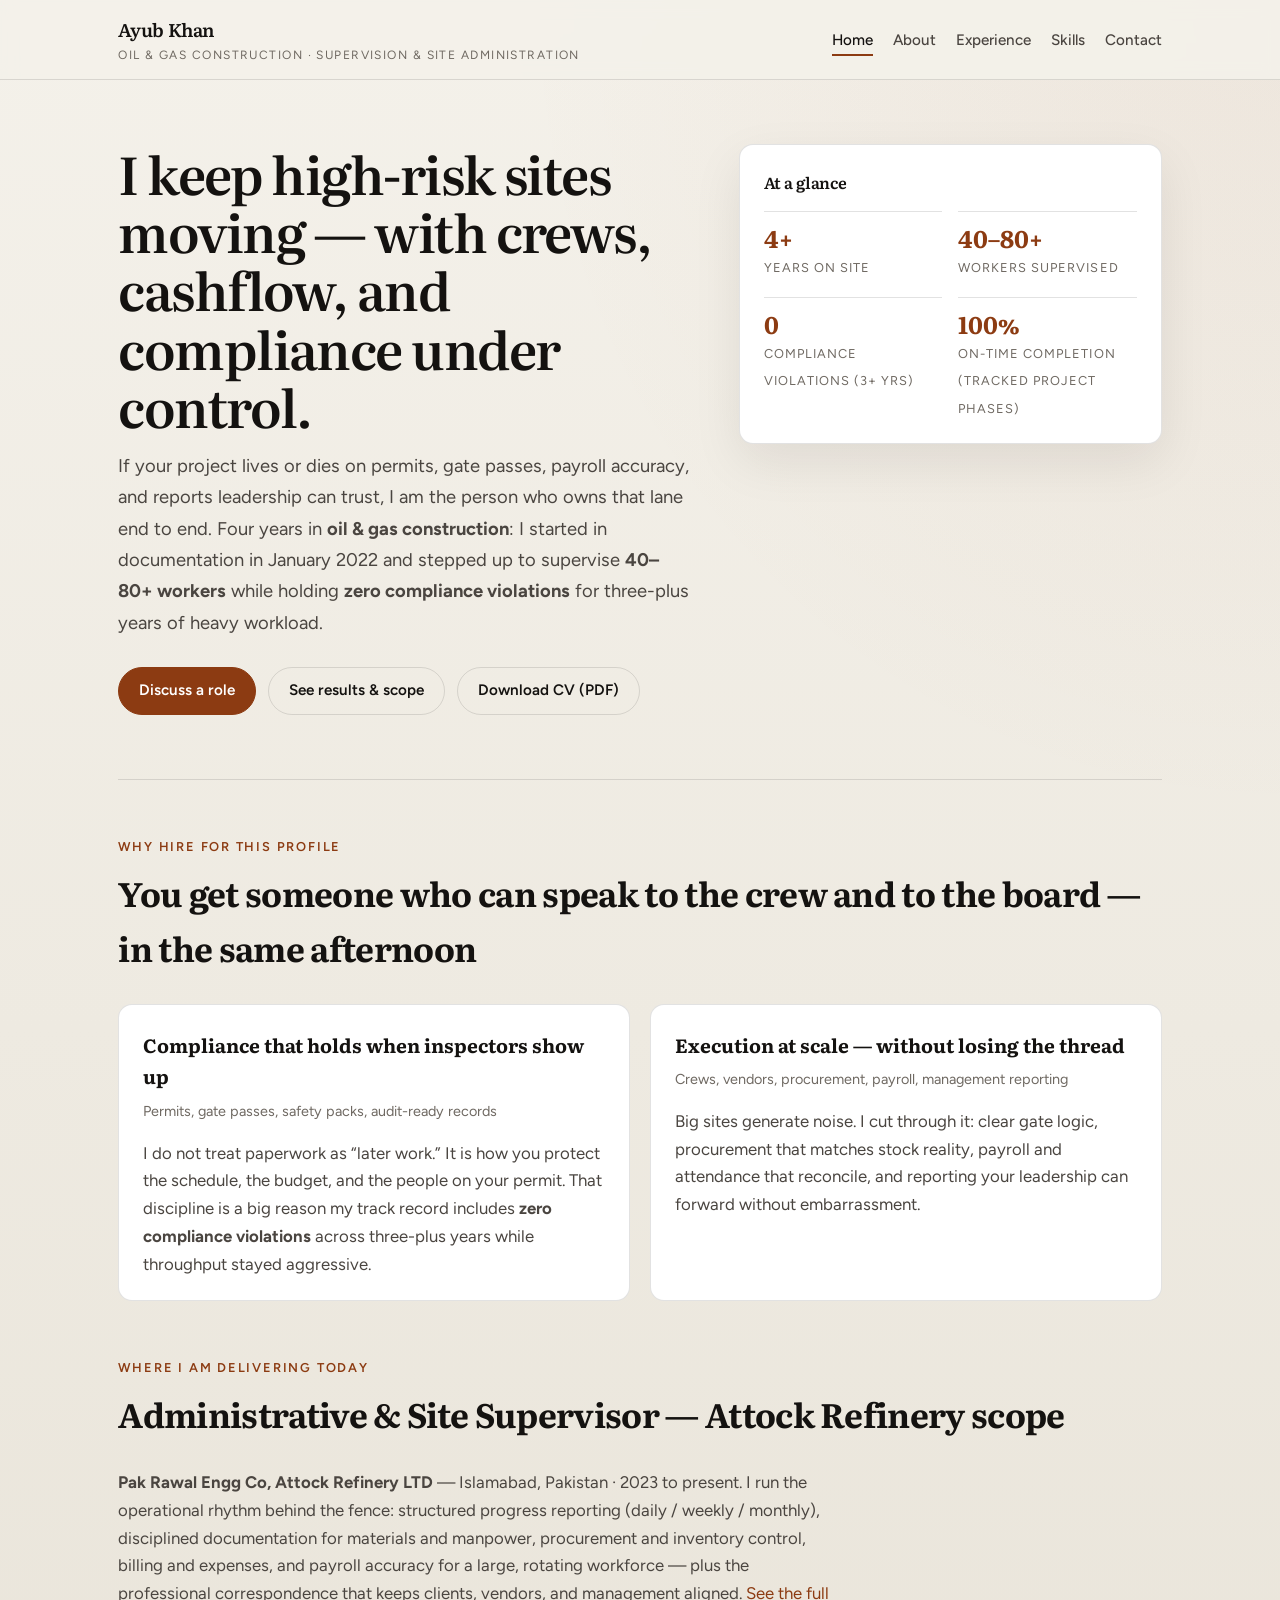
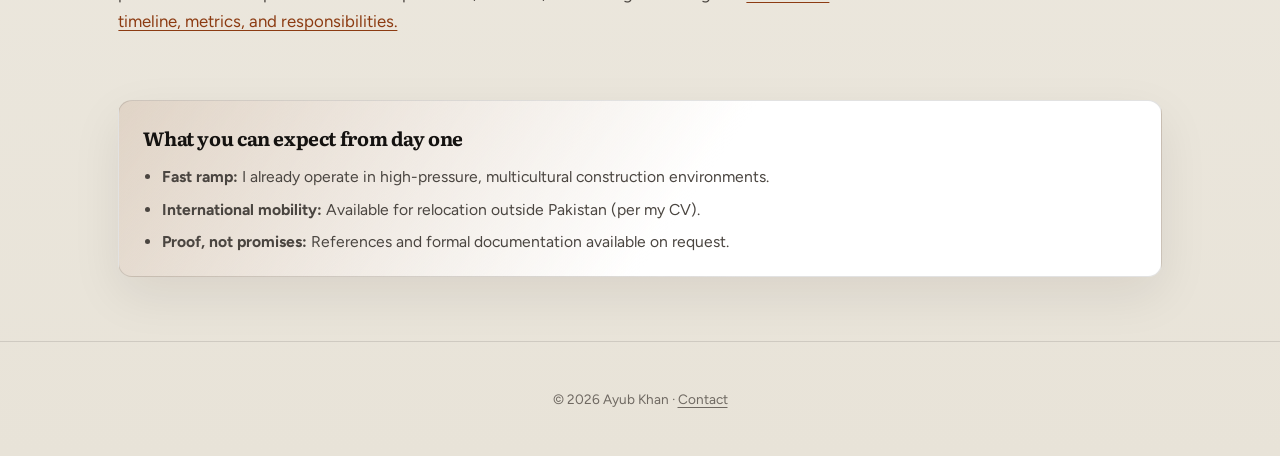
<file: index.html>
<!DOCTYPE html>
<html lang="en">
  <head>
    <meta charset="UTF-8" />
    <meta name="viewport" content="width=device-width, initial-scale=1" />
    <meta
      name="description"
      content="Ayub Khan — site supervisor and construction administrator for oil & gas: large crews, zero compliance violations, payroll and documentation you can audit with confidence."
    />
    <title>Ayub Khan · Site Supervisor (Oil &amp; Gas Construction)</title>
    <link rel="preconnect" href="https://fonts.googleapis.com" />
    <link rel="preconnect" href="https://fonts.gstatic.com" crossorigin />
    <link
      href="https://fonts.googleapis.com/css2?family=Figtree:ital,wght@0,400..700;1,400..700&family=Literata:ital,opsz,wght@0,7..72,500..700;1,7..72,500&display=swap"
      rel="stylesheet"
    />
    <link rel="stylesheet" href="assets/css/styles.css" />
  </head>
  <body>
    <a class="skip-link" href="#main">Skip to content</a>
    <header class="site-header">
      <div class="header-inner">
        <a class="brand" href="index.html">
          <span class="brand-name">Ayub Khan</span>
          <span class="brand-tag">Oil &amp; gas construction · Supervision &amp; site administration</span>
        </a>
        <button
          class="nav-toggle"
          type="button"
          aria-expanded="false"
          aria-controls="site-menu"
        >
          <span class="nav-toggle-icon" aria-hidden="true"></span>
          <span class="visually-hidden">Toggle menu</span>
        </button>
        <nav class="site-nav" id="site-menu" aria-label="Primary">
          <ul>
            <li><a href="index.html" aria-current="page">Home</a></li>
            <li><a href="about.html">About</a></li>
            <li><a href="experience.html">Experience</a></li>
            <li><a href="skills.html">Skills</a></li>
            <li><a href="contact.html">Contact</a></li>
          </ul>
        </nav>
      </div>
    </header>

    <main id="main">
      <section class="hero">
        <div>
          <h1>I keep high-risk sites moving — with crews, cashflow, and compliance under control.</h1>
          <p class="lead">
            If your project lives or dies on permits, gate passes, payroll accuracy, and reports leadership can trust, I
            am the person who owns that lane end to end. Four years in <strong>oil &amp; gas construction</strong>: I
            started in documentation in January 2022 and stepped up to supervise <strong>40–80+ workers</strong> while
            holding <strong>zero compliance violations</strong> for three-plus years of heavy workload.
          </p>
          <div class="hero-actions">
            <a class="btn btn-primary" href="contact.html">Discuss a role</a>
            <a class="btn btn-ghost" href="experience.html">See results &amp; scope</a>
            <a class="btn btn-ghost" href="Ayub.Khan_Resume.pdf" download>Download CV (PDF)</a>
          </div>
        </div>
        <aside class="hero-card" aria-label="At a glance">
          <h2>At a glance</h2>
          <div class="stat-grid">
            <div class="stat">
              <strong>4+</strong>
              <span>Years on site</span>
            </div>
            <div class="stat">
              <strong>40–80+</strong>
              <span>Workers supervised</span>
            </div>
            <div class="stat">
              <strong>0</strong>
              <span>Compliance violations (3+ yrs)</span>
            </div>
            <div class="stat">
              <strong>100%</strong>
              <span>On-time completion (tracked project phases)</span>
            </div>
          </div>
        </aside>
      </section>

      <section class="section" aria-labelledby="home-focus">
        <div class="section-head">
          <p class="section-kicker">Why hire for this profile</p>
          <h2 id="home-focus">You get someone who can speak to the crew and to the board — in the same afternoon</h2>
        </div>
        <div class="card-grid cols-2">
          <article class="card">
            <h3>Compliance that holds when inspectors show up</h3>
            <p class="meta">Permits, gate passes, safety packs, audit-ready records</p>
            <p>
              I do not treat paperwork as “later work.” It is how you protect the schedule, the budget, and the people on
              your permit. That discipline is a big reason my track record includes <strong>zero compliance violations</strong>
              across three-plus years while throughput stayed aggressive.
            </p>
          </article>
          <article class="card">
            <h3>Execution at scale — without losing the thread</h3>
            <p class="meta">Crews, vendors, procurement, payroll, management reporting</p>
            <p>
              Big sites generate noise. I cut through it: clear gate logic, procurement that matches stock reality,
              payroll and attendance that reconcile, and reporting your leadership can forward without embarrassment.
            </p>
          </article>
        </div>
      </section>

      <section class="section" aria-labelledby="home-now">
        <div class="section-head">
          <p class="section-kicker">Where I am delivering today</p>
          <h2 id="home-now">Administrative &amp; Site Supervisor — Attock Refinery scope</h2>
        </div>
        <p class="prose">
          <strong>Pak Rawal Engg Co, Attock Refinery LTD</strong> — Islamabad, Pakistan · 2023 to present. I run the
          operational rhythm behind the fence: structured progress reporting (daily / weekly / monthly), disciplined
          documentation for materials and manpower, procurement and inventory control, billing and expenses, and payroll
          accuracy for a large, rotating workforce — plus the professional correspondence that keeps clients, vendors,
          and management aligned.
          <a href="experience.html">See the full timeline, metrics, and responsibilities.</a>
        </p>
      </section>

      <aside class="home-banner" aria-labelledby="hire-ready">
        <h2 id="hire-ready">What you can expect from day one</h2>
        <ul>
          <li><strong>Fast ramp:</strong> I already operate in high-pressure, multicultural construction environments.</li>
          <li><strong>International mobility:</strong> Available for relocation outside Pakistan (per my CV).</li>
          <li><strong>Proof, not promises:</strong> References and formal documentation available on request.</li>
        </ul>
      </aside>
    </main>

    <footer class="site-footer">
      <p>
        © <span id="y"></span> Ayub Khan ·
        <a href="contact.html">Contact</a>
      </p>
    </footer>
    <script src="assets/js/main.js"></script>
    <script>
      document.getElementById("y").textContent = new Date().getFullYear();
    </script>
  </body>
</html>
</file>
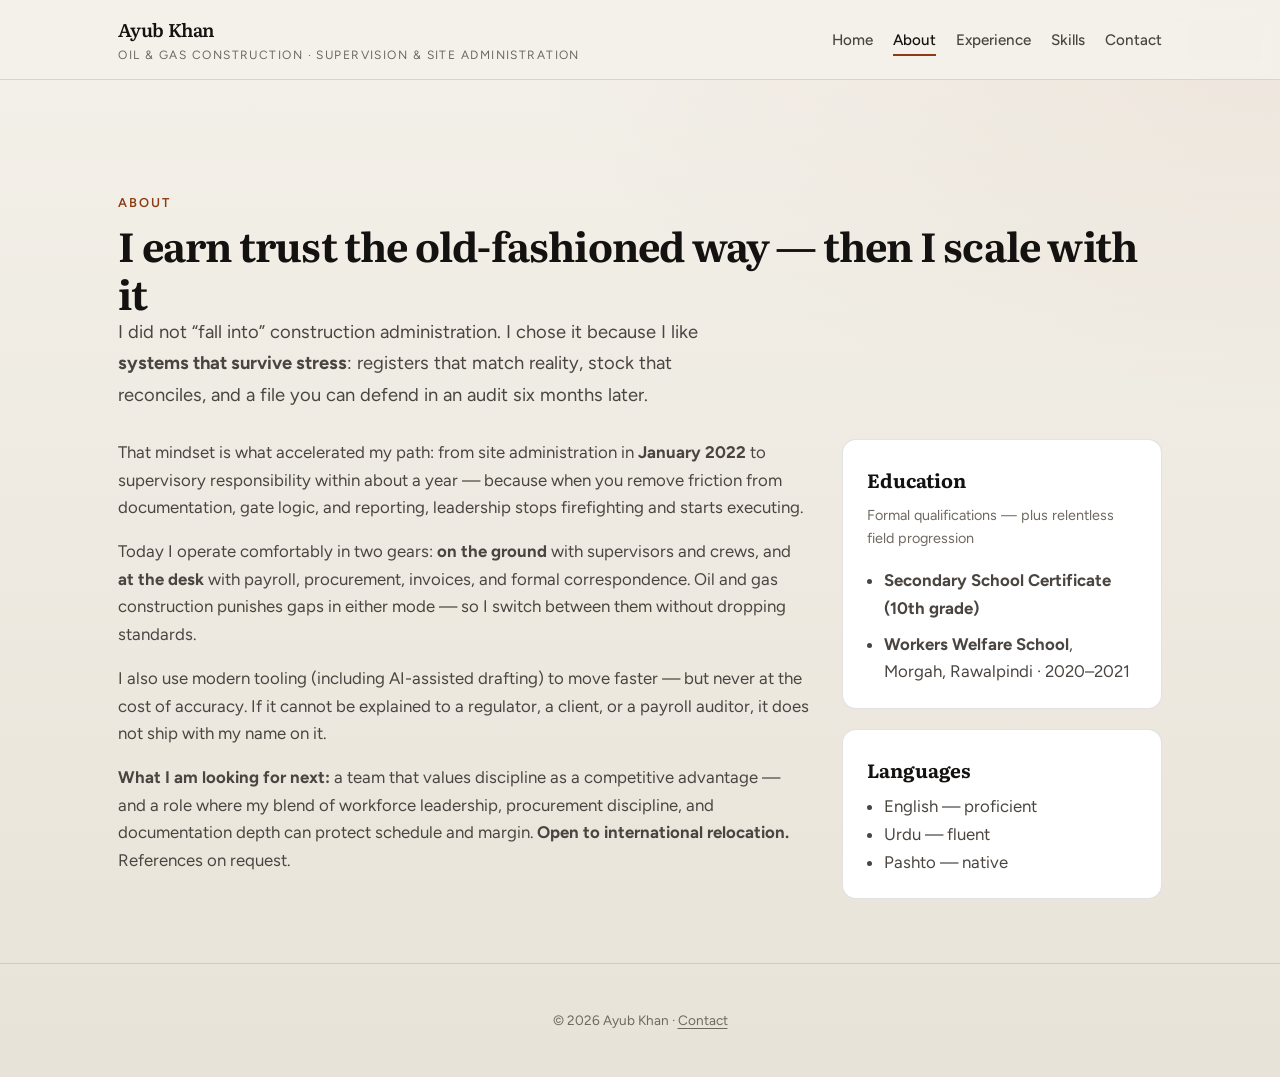
<file: about.html>
<!DOCTYPE html>
<html lang="en">
  <head>
    <meta charset="UTF-8" />
    <meta name="viewport" content="width=device-width, initial-scale=1" />
    <meta name="description" content="Meet Ayub Khan — oil & gas site supervisor who scaled from documentation to leading 40–80+ workers, with audit-ready discipline and international availability." />
    <title>About · Ayub Khan · Site supervisor &amp; construction admin</title>
    <link rel="preconnect" href="https://fonts.googleapis.com" />
    <link rel="preconnect" href="https://fonts.gstatic.com" crossorigin />
    <link
      href="https://fonts.googleapis.com/css2?family=Figtree:ital,wght@0,400..700;1,400..700&family=Literata:ital,opsz,wght@0,7..72,500..700;1,7..72,500&display=swap"
      rel="stylesheet"
    />
    <link rel="stylesheet" href="assets/css/styles.css" />
  </head>
  <body>
    <a class="skip-link" href="#main">Skip to content</a>
    <header class="site-header">
      <div class="header-inner">
        <a class="brand" href="index.html">
          <span class="brand-name">Ayub Khan</span>
          <span class="brand-tag">Oil &amp; gas construction · Supervision &amp; site administration</span>
        </a>
        <button class="nav-toggle" type="button" aria-expanded="false" aria-controls="site-menu">
          <span class="nav-toggle-icon" aria-hidden="true"></span>
          <span class="visually-hidden">Toggle menu</span>
        </button>
        <nav class="site-nav" id="site-menu" aria-label="Primary">
          <ul>
            <li><a href="index.html">Home</a></li>
            <li><a href="about.html" aria-current="page">About</a></li>
            <li><a href="experience.html">Experience</a></li>
            <li><a href="skills.html">Skills</a></li>
            <li><a href="contact.html">Contact</a></li>
          </ul>
        </nav>
      </div>
    </header>

    <main id="main">
      <header class="page-hero section-head">
        <p class="section-kicker">About</p>
        <h1 class="page-title">I earn trust the old-fashioned way — then I scale with it</h1>
        <p class="lead page-lead">
          I did not “fall into” construction administration. I chose it because I like <strong>systems that survive stress</strong>:
          registers that match reality, stock that reconciles, and a file you can defend in an audit six months later.
        </p>
      </header>

      <div class="two-col">
        <div class="prose">
          <p>
            That mindset is what accelerated my path: from site administration in <strong>January 2022</strong> to supervisory
            responsibility within about a year — because when you remove friction from documentation, gate logic, and
            reporting, leadership stops firefighting and starts executing.
          </p>
          <p>
            Today I operate comfortably in two gears: <strong>on the ground</strong> with supervisors and crews, and
            <strong>at the desk</strong> with payroll, procurement, invoices, and formal correspondence. Oil and gas
            construction punishes gaps in either mode — so I switch between them without dropping standards.
          </p>
          <p>
            I also use modern tooling (including AI-assisted drafting) to move faster — but never at the cost of accuracy.
            If it cannot be explained to a regulator, a client, or a payroll auditor, it does not ship with my name on it.
          </p>
          <p>
            <strong>What I am looking for next:</strong> a team that values discipline as a competitive advantage — and a role
            where my blend of workforce leadership, procurement discipline, and documentation depth can protect schedule and
            margin. <strong>Open to international relocation.</strong> References on request.
          </p>
        </div>
        <aside>
          <div class="card mb-card">
            <h3 class="sidebar-card-title">Education</h3>
            <p class="meta">Formal qualifications — plus relentless field progression</p>
            <ul class="edu-list">
              <li><strong>Secondary School Certificate (10th grade)</strong></li>
              <li>
                <strong>Workers Welfare School</strong>, Morgah, Rawalpindi · 2020–2021
              </li>
            </ul>
          </div>
          <div class="card">
            <h3 class="sidebar-card-title">Languages</h3>
            <ul class="sidebar-list">
              <li>English — proficient</li>
              <li>Urdu — fluent</li>
              <li>Pashto — native</li>
            </ul>
          </div>
        </aside>
      </div>
    </main>

    <footer class="site-footer">
      <p>© <span id="y"></span> Ayub Khan · <a href="contact.html">Contact</a></p>
    </footer>
    <script src="assets/js/main.js"></script>
    <script>
      document.getElementById("y").textContent = new Date().getFullYear();
    </script>
  </body>
</html>
</file>
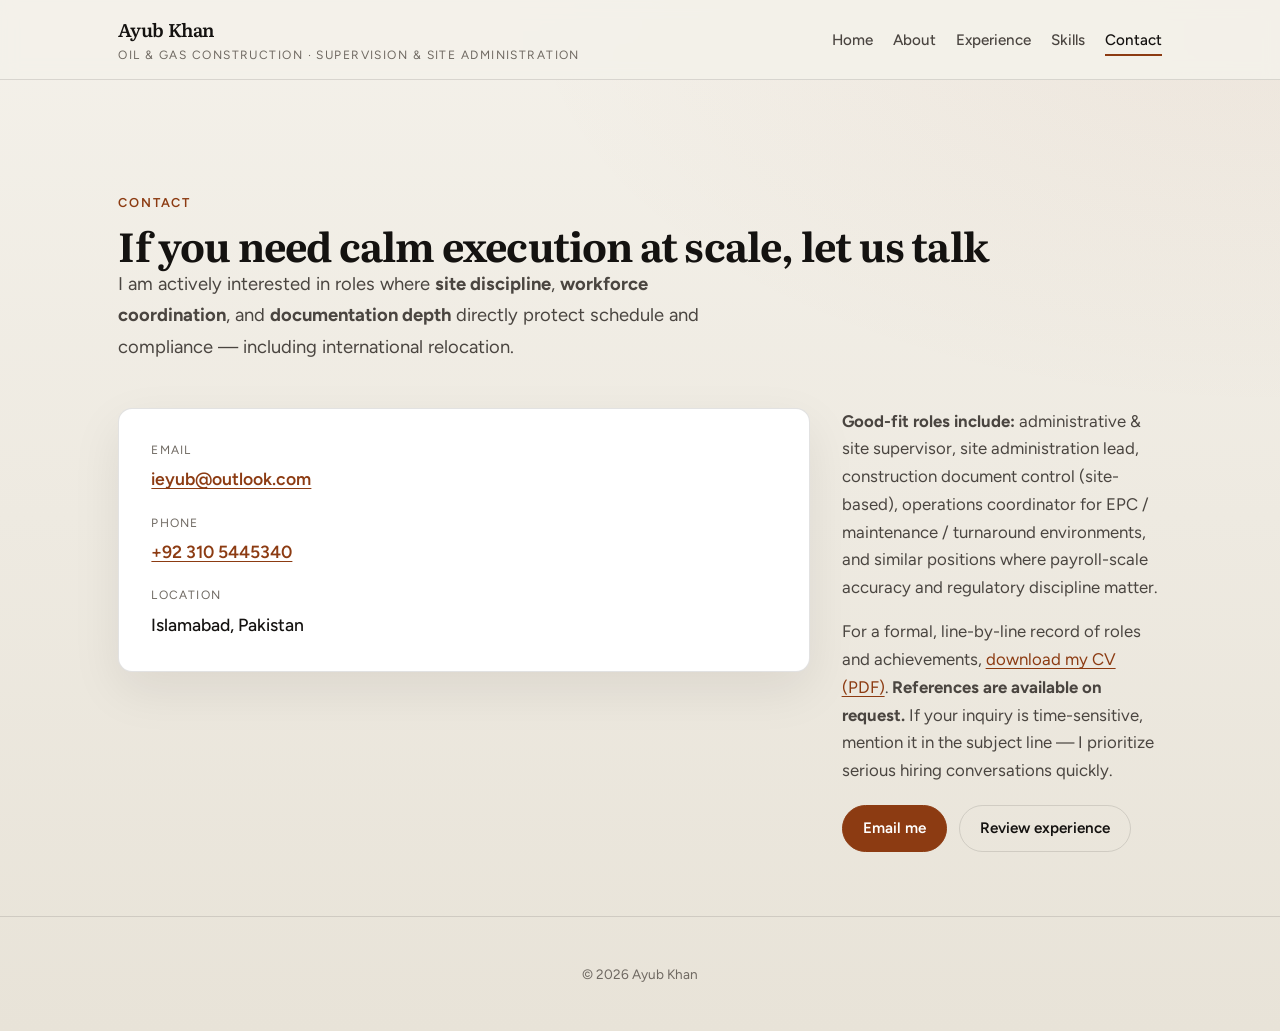
<file: contact.html>
<!DOCTYPE html>
<html lang="en">
  <head>
    <meta charset="UTF-8" />
    <meta name="viewport" content="width=device-width, initial-scale=1" />
    <meta name="description" content="Contact Ayub Khan for site supervision and construction administration roles — email, phone, Islamabad, open to international relocation." />
    <title>Contact · Ayub Khan · Open to relocation</title>
    <link rel="preconnect" href="https://fonts.googleapis.com" />
    <link rel="preconnect" href="https://fonts.gstatic.com" crossorigin />
    <link
      href="https://fonts.googleapis.com/css2?family=Figtree:ital,wght@0,400..700;1,400..700&family=Literata:ital,opsz,wght@0,7..72,500..700;1,7..72,500&display=swap"
      rel="stylesheet"
    />
    <link rel="stylesheet" href="assets/css/styles.css" />
  </head>
  <body>
    <a class="skip-link" href="#main">Skip to content</a>
    <header class="site-header">
      <div class="header-inner">
        <a class="brand" href="index.html">
          <span class="brand-name">Ayub Khan</span>
          <span class="brand-tag">Oil &amp; gas construction · Supervision &amp; site administration</span>
        </a>
        <button class="nav-toggle" type="button" aria-expanded="false" aria-controls="site-menu">
          <span class="nav-toggle-icon" aria-hidden="true"></span>
          <span class="visually-hidden">Toggle menu</span>
        </button>
        <nav class="site-nav" id="site-menu" aria-label="Primary">
          <ul>
            <li><a href="index.html">Home</a></li>
            <li><a href="about.html">About</a></li>
            <li><a href="experience.html">Experience</a></li>
            <li><a href="skills.html">Skills</a></li>
            <li><a href="contact.html" aria-current="page">Contact</a></li>
          </ul>
        </nav>
      </div>
    </header>

    <main id="main">
      <header class="page-hero section-head">
        <p class="section-kicker">Contact</p>
        <h1 class="page-title">If you need calm execution at scale, let us talk</h1>
        <p class="lead page-lead">
          I am actively interested in roles where <strong>site discipline</strong>, <strong>workforce coordination</strong>, and
          <strong>documentation depth</strong> directly protect schedule and compliance — including international relocation.
        </p>
      </header>

      <div class="two-col">
        <dl class="contact-block">
          <div class="contact-row">
            <dt>Email</dt>
            <dd><a href="mailto:ieyub@outlook.com">ieyub@outlook.com</a></dd>
          </div>
          <div class="contact-row">
            <dt>Phone</dt>
            <dd><a href="tel:+923105445340">+92 310 5445340</a></dd>
          </div>
          <div class="contact-row">
            <dt>Location</dt>
            <dd>Islamabad, Pakistan</dd>
          </div>
        </dl>
        <div>
          <p class="prose">
            <strong>Good-fit roles include:</strong> administrative &amp; site supervisor, site administration lead, construction
            document control (site-based), operations coordinator for EPC / maintenance / turnaround environments, and similar
            positions where payroll-scale accuracy and regulatory discipline matter.
          </p>
          <p class="prose">
            For a formal, line-by-line record of roles and achievements, <a href="Ayub.Khan_Resume.pdf" download>download my CV (PDF)</a>.
            <strong>References are available on request.</strong> If your inquiry is time-sensitive, mention it in the subject line — I
            prioritize serious hiring conversations quickly.
          </p>
          <div class="hero-actions hero-actions--spaced">
            <a class="btn btn-primary" href="mailto:ieyub@outlook.com?subject=Opportunity%20%E2%80%94%20Site%20%2F%20Admin%20role">Email me</a>
            <a class="btn btn-ghost" href="experience.html">Review experience</a>
          </div>
        </div>
      </div>
    </main>

    <footer class="site-footer">
      <p>© <span id="y"></span> Ayub Khan</p>
    </footer>
    <script src="assets/js/main.js"></script>
    <script>
      document.getElementById("y").textContent = new Date().getFullYear();
    </script>
  </body>
</html>
</file>
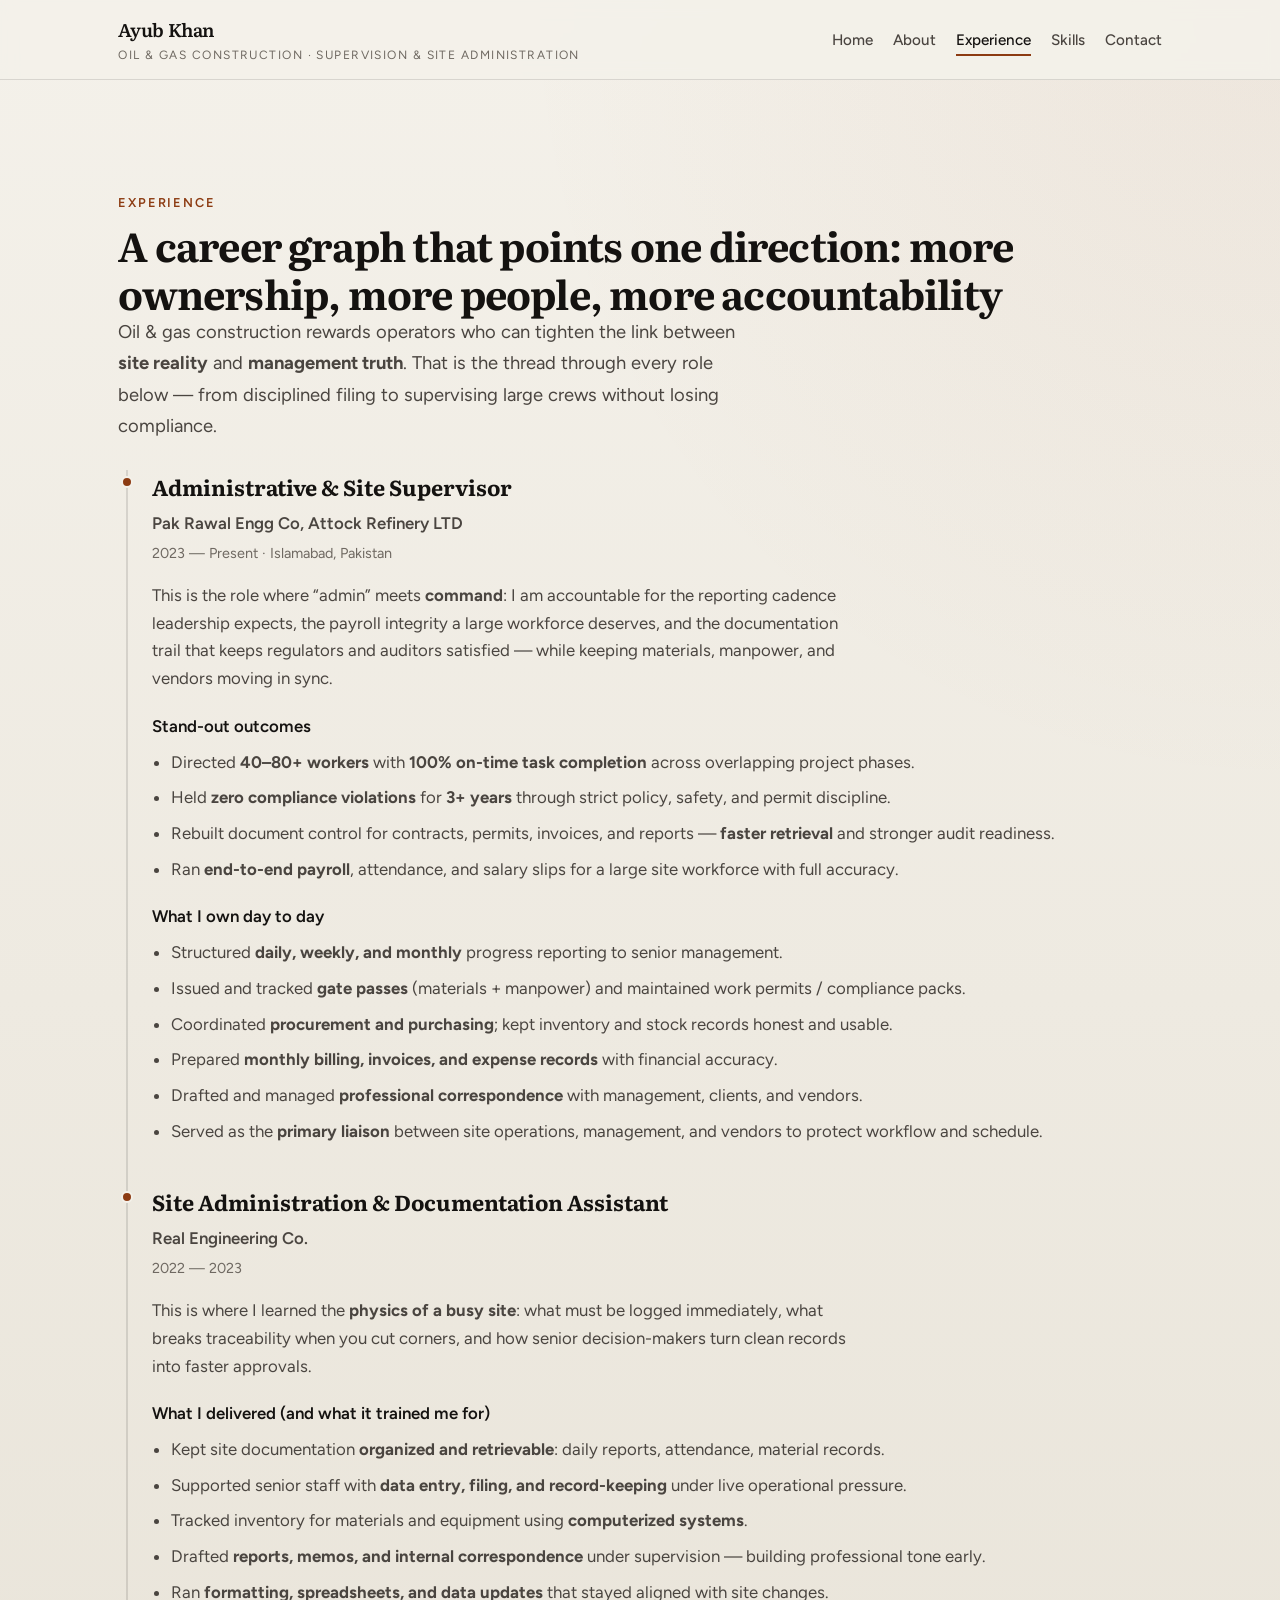
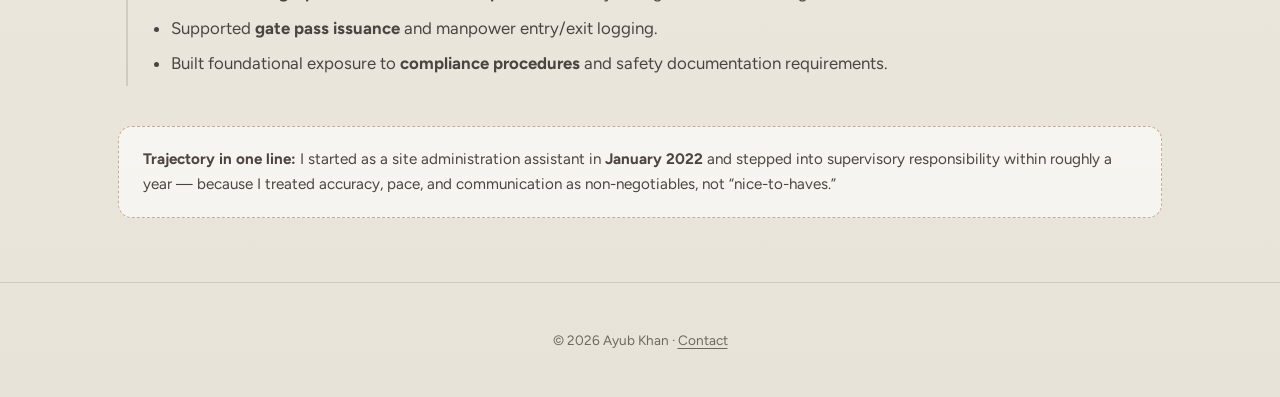
<file: experience.html>
<!DOCTYPE html>
<html lang="en">
  <head>
    <meta charset="UTF-8" />
    <meta name="viewport" content="width=device-width, initial-scale=1" />
    <meta name="description" content="Ayub Khan's experience: Pak Rawal Engg Co / Attock Refinery supervision, Real Engineering documentation track, metrics on compliance and workforce scale." />
    <title>Experience · Ayub Khan · Oil &amp; gas construction</title>
    <link rel="preconnect" href="https://fonts.googleapis.com" />
    <link rel="preconnect" href="https://fonts.gstatic.com" crossorigin />
    <link
      href="https://fonts.googleapis.com/css2?family=Figtree:ital,wght@0,400..700;1,400..700&family=Literata:ital,opsz,wght@0,7..72,500..700;1,7..72,500&display=swap"
      rel="stylesheet"
    />
    <link rel="stylesheet" href="assets/css/styles.css" />
  </head>
  <body>
    <a class="skip-link" href="#main">Skip to content</a>
    <header class="site-header">
      <div class="header-inner">
        <a class="brand" href="index.html">
          <span class="brand-name">Ayub Khan</span>
          <span class="brand-tag">Oil &amp; gas construction · Supervision &amp; site administration</span>
        </a>
        <button class="nav-toggle" type="button" aria-expanded="false" aria-controls="site-menu">
          <span class="nav-toggle-icon" aria-hidden="true"></span>
          <span class="visually-hidden">Toggle menu</span>
        </button>
        <nav class="site-nav" id="site-menu" aria-label="Primary">
          <ul>
            <li><a href="index.html">Home</a></li>
            <li><a href="about.html">About</a></li>
            <li><a href="experience.html" aria-current="page">Experience</a></li>
            <li><a href="skills.html">Skills</a></li>
            <li><a href="contact.html">Contact</a></li>
          </ul>
        </nav>
      </div>
    </header>

    <main id="main">
      <header class="page-hero section-head">
        <p class="section-kicker">Experience</p>
        <h1 class="page-title">A career graph that points one direction: more ownership, more people, more accountability</h1>
        <p class="lead page-lead">
          Oil &amp; gas construction rewards operators who can tighten the link between <strong>site reality</strong> and
          <strong>management truth</strong>. That is the thread through every role below — from disciplined filing to supervising
          large crews without losing compliance.
        </p>
      </header>

      <div class="timeline">
        <article class="timeline-item">
          <h2>Administrative &amp; Site Supervisor</h2>
          <p class="where">Pak Rawal Engg Co, Attock Refinery LTD</p>
          <p class="when">2023 — Present · Islamabad, Pakistan</p>
          <p class="prose timeline-lead">
            This is the role where “admin” meets <strong>command</strong>: I am accountable for the reporting cadence leadership
            expects, the payroll integrity a large workforce deserves, and the documentation trail that keeps regulators and
            auditors satisfied — while keeping materials, manpower, and vendors moving in sync.
          </p>
          <p class="timeline-subtitle">Stand-out outcomes</p>
          <ul>
            <li>Directed <strong>40–80+ workers</strong> with <strong>100% on-time task completion</strong> across overlapping project phases.</li>
            <li>Held <strong>zero compliance violations</strong> for <strong>3+ years</strong> through strict policy, safety, and permit discipline.</li>
            <li>Rebuilt document control for contracts, permits, invoices, and reports — <strong>faster retrieval</strong> and stronger audit readiness.</li>
            <li>Ran <strong>end-to-end payroll</strong>, attendance, and salary slips for a large site workforce with full accuracy.</li>
          </ul>
          <p class="timeline-subtitle timeline-subtitle--spaced">What I own day to day</p>
          <ul>
            <li>Structured <strong>daily, weekly, and monthly</strong> progress reporting to senior management.</li>
            <li>Issued and tracked <strong>gate passes</strong> (materials + manpower) and maintained work permits / compliance packs.</li>
            <li>Coordinated <strong>procurement and purchasing</strong>; kept inventory and stock records honest and usable.</li>
            <li>Prepared <strong>monthly billing, invoices, and expense records</strong> with financial accuracy.</li>
            <li>Drafted and managed <strong>professional correspondence</strong> with management, clients, and vendors.</li>
            <li>Served as the <strong>primary liaison</strong> between site operations, management, and vendors to protect workflow and schedule.</li>
          </ul>
        </article>

        <article class="timeline-item">
          <h2>Site Administration &amp; Documentation Assistant</h2>
          <p class="where">Real Engineering Co.</p>
          <p class="when">2022 — 2023</p>
          <p class="prose timeline-lead">
            This is where I learned the <strong>physics of a busy site</strong>: what must be logged immediately, what breaks
            traceability when you cut corners, and how senior decision-makers turn clean records into faster approvals.
          </p>
          <p class="timeline-subtitle">What I delivered (and what it trained me for)</p>
          <ul>
            <li>Kept site documentation <strong>organized and retrievable</strong>: daily reports, attendance, material records.</li>
            <li>Supported senior staff with <strong>data entry, filing, and record-keeping</strong> under live operational pressure.</li>
            <li>Tracked inventory for materials and equipment using <strong>computerized systems</strong>.</li>
            <li>Drafted <strong>reports, memos, and internal correspondence</strong> under supervision — building professional tone early.</li>
            <li>Ran <strong>formatting, spreadsheets, and data updates</strong> that stayed aligned with site changes.</li>
            <li>Supported <strong>gate pass issuance</strong> and manpower entry/exit logging.</li>
            <li>Built foundational exposure to <strong>compliance procedures</strong> and safety documentation requirements.</li>
          </ul>
        </article>
      </div>

      <div class="note-box note-box--spaced">
        <p>
          <strong>Trajectory in one line:</strong> I started as a site administration assistant in <strong>January 2022</strong> and stepped into
          supervisory responsibility within roughly a year — because I treated accuracy, pace, and communication as non-negotiables,
          not “nice-to-haves.”
        </p>
      </div>
    </main>

    <footer class="site-footer">
      <p>© <span id="y"></span> Ayub Khan · <a href="contact.html">Contact</a></p>
    </footer>
    <script src="assets/js/main.js"></script>
    <script>
      document.getElementById("y").textContent = new Date().getFullYear();
    </script>
  </body>
</html>
</file>
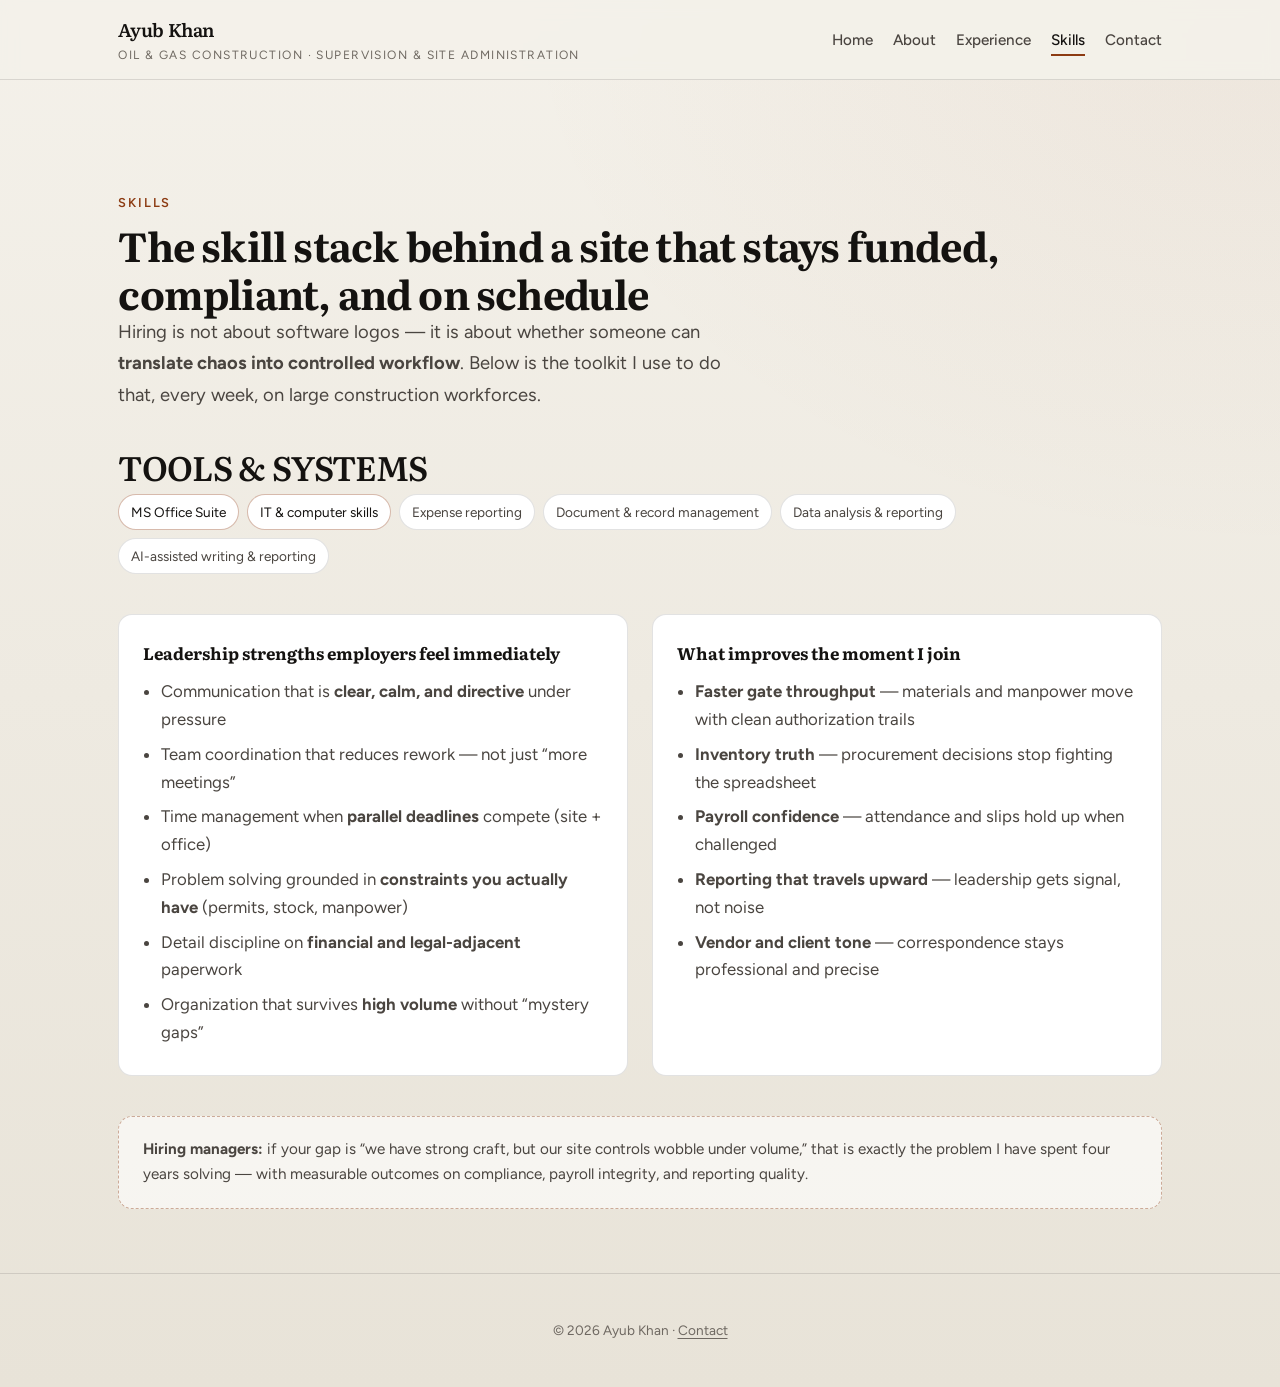
<file: skills.html>
<!DOCTYPE html>
<html lang="en">
  <head>
    <meta charset="UTF-8" />
    <meta name="viewport" content="width=device-width, initial-scale=1" />
    <meta name="description" content="Skills Ayub Khan hires for: MS Office, document control, payroll-scale administration, reporting, procurement support, leadership on oil & gas sites." />
    <title>Skills · Ayub Khan · Hire-ready site operations</title>
    <link rel="preconnect" href="https://fonts.googleapis.com" />
    <link rel="preconnect" href="https://fonts.gstatic.com" crossorigin />
    <link
      href="https://fonts.googleapis.com/css2?family=Figtree:ital,wght@0,400..700;1,400..700&family=Literata:ital,opsz,wght@0,7..72,500..700;1,7..72,500&display=swap"
      rel="stylesheet"
    />
    <link rel="stylesheet" href="assets/css/styles.css" />
  </head>
  <body>
    <a class="skip-link" href="#main">Skip to content</a>
    <header class="site-header">
      <div class="header-inner">
        <a class="brand" href="index.html">
          <span class="brand-name">Ayub Khan</span>
          <span class="brand-tag">Oil &amp; gas construction · Supervision &amp; site administration</span>
        </a>
        <button class="nav-toggle" type="button" aria-expanded="false" aria-controls="site-menu">
          <span class="nav-toggle-icon" aria-hidden="true"></span>
          <span class="visually-hidden">Toggle menu</span>
        </button>
        <nav class="site-nav" id="site-menu" aria-label="Primary">
          <ul>
            <li><a href="index.html">Home</a></li>
            <li><a href="about.html">About</a></li>
            <li><a href="experience.html">Experience</a></li>
            <li><a href="skills.html" aria-current="page">Skills</a></li>
            <li><a href="contact.html">Contact</a></li>
          </ul>
        </nav>
      </div>
    </header>

    <main id="main">
      <header class="page-hero section-head">
        <p class="section-kicker">Skills</p>
        <h1 class="page-title">The skill stack behind a site that stays funded, compliant, and on schedule</h1>
        <p class="lead page-lead">
          Hiring is not about software logos — it is about whether someone can <strong>translate chaos into controlled workflow</strong>.
          Below is the toolkit I use to do that, every week, on large construction workforces.
        </p>
      </header>

      <section class="section section--flush" aria-labelledby="tools-heading">
        <h2 id="tools-heading" class="section-kicker section-kicker--tight">Tools &amp; systems</h2>
        <div class="skill-pills skill-pills--band" aria-label="Tools and systems">
          <span class="pill pill-strong">MS Office Suite</span>
          <span class="pill pill-strong">IT &amp; computer skills</span>
          <span class="pill">Expense reporting</span>
          <span class="pill">Document &amp; record management</span>
          <span class="pill">Data analysis &amp; reporting</span>
          <span class="pill">AI-assisted writing &amp; reporting</span>
        </div>
      </section>

      <div class="split-list">
        <div class="card">
          <h3>Leadership strengths employers feel immediately</h3>
          <ul>
            <li>Communication that is <strong>clear, calm, and directive</strong> under pressure</li>
            <li>Team coordination that reduces rework — not just “more meetings”</li>
            <li>Time management when <strong>parallel deadlines</strong> compete (site + office)</li>
            <li>Problem solving grounded in <strong>constraints you actually have</strong> (permits, stock, manpower)</li>
            <li>Detail discipline on <strong>financial and legal-adjacent</strong> paperwork</li>
            <li>Organization that survives <strong>high volume</strong> without “mystery gaps”</li>
          </ul>
        </div>
        <div class="card">
          <h3>What improves the moment I join</h3>
          <ul>
            <li><strong>Faster gate throughput</strong> — materials and manpower move with clean authorization trails</li>
            <li><strong>Inventory truth</strong> — procurement decisions stop fighting the spreadsheet</li>
            <li><strong>Payroll confidence</strong> — attendance and slips hold up when challenged</li>
            <li><strong>Reporting that travels upward</strong> — leadership gets signal, not noise</li>
            <li><strong>Vendor and client tone</strong> — correspondence stays professional and precise</li>
          </ul>
        </div>
      </div>

      <div class="note-box note-box--spaced">
        <p>
          <strong>Hiring managers:</strong> if your gap is “we have strong craft, but our site controls wobble under volume,”
          that is exactly the problem I have spent four years solving — with measurable outcomes on compliance, payroll
          integrity, and reporting quality.
        </p>
      </div>
    </main>

    <footer class="site-footer">
      <p>© <span id="y"></span> Ayub Khan · <a href="contact.html">Contact</a></p>
    </footer>
    <script src="assets/js/main.js"></script>
    <script>
      document.getElementById("y").textContent = new Date().getFullYear();
    </script>
  </body>
</html>
</file>
<file: assets/css/styles.css>
/* Ayub Khan — portfolio styles */
:root {
  --paper: #f4f1ea;
  --paper-deep: #e8e3d8;
  --ink: #141210;
  --ink-muted: #4a4540;
  --ink-soft: #6f6962;
  --accent: #8c3b12;
  --accent-hover: #6e2f0e;
  --line: rgba(20, 18, 16, 0.12);
  --shadow: 0 18px 50px rgba(20, 18, 16, 0.08);
  --radius: 14px;
  --font-sans: "Figtree", system-ui, sans-serif;
  --font-serif: "Literata", Georgia, serif;
  --max: 1120px;
  --space: clamp(1.25rem, 3vw, 2.5rem);
}

*,
*::before,
*::after {
  box-sizing: border-box;
}

html {
  scroll-behavior: smooth;
}

body {
  margin: 0;
  font-family: var(--font-sans);
  font-size: 1.05rem;
  line-height: 1.65;
  color: var(--ink-muted);
  background: var(--paper);
  background-image: radial-gradient(
      ellipse 120% 80% at 100% 0%,
      rgba(140, 59, 18, 0.06),
      transparent 50%
    ),
    linear-gradient(180deg, var(--paper) 0%, var(--paper-deep) 100%);
  min-height: 100vh;
}

img {
  max-width: 100%;
  height: auto;
  display: block;
}

a {
  color: var(--accent);
  text-decoration-thickness: 1px;
  text-underline-offset: 3px;
}

a:hover {
  color: var(--accent-hover);
}

.skip-link {
  position: absolute;
  left: -9999px;
  top: auto;
  width: 1px;
  height: 1px;
  overflow: hidden;
}

.visually-hidden {
  position: absolute;
  width: 1px;
  height: 1px;
  padding: 0;
  margin: -1px;
  overflow: hidden;
  clip: rect(0, 0, 0, 0);
  white-space: nowrap;
  border: 0;
}

.skip-link:focus {
  left: var(--space);
  top: var(--space);
  width: auto;
  height: auto;
  padding: 0.5rem 1rem;
  background: var(--ink);
  color: var(--paper);
  z-index: 1000;
}

.site-header {
  position: sticky;
  top: 0;
  z-index: 50;
  background: rgba(244, 241, 234, 0.92);
  border-bottom: 1px solid var(--line);
  backdrop-filter: blur(8px);
}

.header-inner {
  max-width: var(--max);
  margin: 0 auto;
  padding: 0.85rem var(--space);
  display: flex;
  align-items: center;
  justify-content: space-between;
  gap: 1rem;
}

.brand {
  display: flex;
  flex-direction: column;
  gap: 0.1rem;
  text-decoration: none;
  color: inherit;
}

.brand:hover {
  color: inherit;
}

.brand-name {
  font-family: var(--font-serif);
  font-weight: 600;
  font-size: 1.15rem;
  letter-spacing: -0.02em;
  color: var(--ink);
}

.brand-tag {
  font-size: 0.75rem;
  text-transform: uppercase;
  letter-spacing: 0.12em;
  color: var(--ink-soft);
}

.nav-toggle {
  display: none;
  border: 1px solid var(--line);
  background: var(--paper);
  border-radius: 10px;
  padding: 0.5rem 0.75rem;
  font: inherit;
  cursor: pointer;
  color: var(--ink);
}

.nav-toggle[aria-expanded="true"] .nav-toggle-icon::before {
  content: "Close";
}

.nav-toggle-icon::before {
  content: "Menu";
}

.site-nav ul {
  list-style: none;
  margin: 0;
  padding: 0;
  display: flex;
  flex-wrap: wrap;
  gap: 0.25rem 1.25rem;
  align-items: center;
}

.site-nav a {
  color: var(--ink-muted);
  text-decoration: none;
  font-size: 0.95rem;
  font-weight: 500;
  padding: 0.35rem 0;
  border-bottom: 2px solid transparent;
}

.site-nav a:hover,
.site-nav a[aria-current="page"] {
  color: var(--ink);
  border-bottom-color: var(--accent);
}

main {
  max-width: var(--max);
  margin: 0 auto;
  padding: clamp(2rem, 5vw, 4rem) var(--space) 4rem;
}

.page-hero {
  padding-top: clamp(2rem, 5vw, 3rem);
  margin-bottom: 2rem;
}

.page-title {
  font-family: var(--font-serif);
  font-size: clamp(1.85rem, 3.5vw, 2.5rem);
  color: var(--ink);
  margin: 0;
  letter-spacing: -0.02em;
  line-height: 1.2;
}

.page-lead {
  margin-top: 1rem;
  max-width: 60ch;
}

.sidebar-card-title {
  font-family: var(--font-serif);
  font-size: 1.15rem;
  color: var(--ink);
  margin: 0 0 0.5rem;
}

.hero {
  display: grid;
  gap: clamp(2rem, 4vw, 3rem);
  grid-template-columns: 1fr;
  align-items: start;
  padding-bottom: clamp(2.5rem, 6vw, 4rem);
  border-bottom: 1px solid var(--line);
}

@media (min-width: 860px) {
  .hero {
    grid-template-columns: 1.15fr 0.85fr;
  }
}

.hero h1 {
  font-family: var(--font-serif);
  font-weight: 600;
  font-size: clamp(2.1rem, 4.5vw, 3.25rem);
  line-height: 1.12;
  letter-spacing: -0.03em;
  color: var(--ink);
  margin: 0 0 1rem;
}

.lead {
  font-size: 1.15rem;
  line-height: 1.7;
  max-width: 52ch;
  margin: 0 0 1.75rem;
}

.hero-actions {
  display: flex;
  flex-wrap: wrap;
  gap: 0.75rem;
  align-items: center;
}

.hero-actions--spaced {
  margin-top: 1.25rem;
}

.btn {
  display: inline-flex;
  align-items: center;
  justify-content: center;
  gap: 0.5rem;
  padding: 0.65rem 1.25rem;
  border-radius: 999px;
  font-weight: 600;
  font-size: 0.95rem;
  text-decoration: none;
  border: 1px solid transparent;
  cursor: pointer;
  font-family: inherit;
}

.btn-primary {
  background: var(--accent);
  color: #fff;
  border-color: var(--accent);
}

.btn-primary:hover {
  background: var(--accent-hover);
  border-color: var(--accent-hover);
  color: #fff;
}

.btn-ghost {
  background: transparent;
  color: var(--ink);
  border-color: var(--line);
}

.btn-ghost:hover {
  border-color: var(--ink-muted);
  color: var(--ink);
}

.hero-card {
  background: #fff;
  border: 1px solid var(--line);
  border-radius: var(--radius);
  padding: 1.5rem 1.5rem 1.35rem;
  box-shadow: var(--shadow);
}

.hero-card h2 {
  font-family: var(--font-serif);
  font-size: 1rem;
  font-weight: 600;
  color: var(--ink);
  margin: 0 0 1rem;
  letter-spacing: -0.01em;
}

.stat-grid {
  display: grid;
  grid-template-columns: 1fr 1fr;
  gap: 1rem;
}

.stat {
  padding: 0.75rem 0 0;
  border-top: 1px solid var(--line);
}

.stat strong {
  display: block;
  font-family: var(--font-serif);
  font-size: 1.5rem;
  color: var(--accent);
  line-height: 1.2;
}

.stat span {
  font-size: 0.8rem;
  text-transform: uppercase;
  letter-spacing: 0.08em;
  color: var(--ink-soft);
}

.section {
  padding-top: clamp(2.5rem, 5vw, 3.5rem);
}

.section--flush {
  padding-top: 0;
}

.section-kicker--tight {
  margin-bottom: 1rem;
}

.home-banner {
  margin-top: clamp(2.5rem, 6vw, 4rem);
  padding: 1.35rem 1.5rem;
  border-radius: var(--radius);
  border: 1px solid var(--line);
  background: linear-gradient(
    125deg,
    rgba(140, 59, 18, 0.1) 0%,
    #fff 55%
  );
  box-shadow: var(--shadow);
}

.home-banner h2 {
  font-family: var(--font-serif);
  font-size: 1.2rem;
  color: var(--ink);
  margin: 0 0 0.65rem;
  letter-spacing: -0.02em;
}

.home-banner ul {
  margin: 0;
  padding-left: 1.15rem;
  color: var(--ink-muted);
  font-size: 0.98rem;
}

.home-banner li {
  margin-bottom: 0.4rem;
}

.home-banner li:last-child {
  margin-bottom: 0;
}

.section-head {
  margin-bottom: 1.75rem;
}

.section-kicker {
  font-size: 0.8rem;
  text-transform: uppercase;
  letter-spacing: 0.14em;
  color: var(--accent);
  font-weight: 600;
  margin: 0 0 0.5rem;
}

.section h2 {
  font-family: var(--font-serif);
  font-size: clamp(1.6rem, 3vw, 2.1rem);
  color: var(--ink);
  margin: 0;
  letter-spacing: -0.02em;
}

.card-grid {
  display: grid;
  gap: 1.25rem;
}

@media (min-width: 700px) {
  .card-grid.cols-2 {
    grid-template-columns: 1fr 1fr;
  }
}

.card {
  background: #fff;
  border: 1px solid var(--line);
  border-radius: var(--radius);
  padding: 1.5rem 1.5rem 1.35rem;
}

.card h3 {
  font-family: var(--font-serif);
  font-size: 1.2rem;
  color: var(--ink);
  margin: 0 0 0.5rem;
}

.card .meta {
  font-size: 0.9rem;
  color: var(--ink-soft);
  margin: 0 0 1rem;
}

.card p {
  margin: 0;
}

.edu-list {
  margin: 0;
  padding-left: 1.1rem;
}

.edu-list li + li {
  margin-top: 0.5rem;
}

.mb-card {
  margin-bottom: 1.25rem;
}

.sidebar-list {
  margin: 0;
  padding-left: 1.1rem;
}

.timeline {
  border-left: 2px solid var(--line);
  margin-left: 0.5rem;
  padding-left: 1.5rem;
  display: flex;
  flex-direction: column;
  gap: 2rem;
}

.timeline-item {
  position: relative;
}

.timeline-item::before {
  content: "";
  position: absolute;
  left: calc(-1.5rem - 7px);
  top: 0.35rem;
  width: 12px;
  height: 12px;
  border-radius: 50%;
  background: var(--accent);
  border: 2px solid var(--paper);
}

.timeline-item h2,
.timeline-item h3 {
  font-family: var(--font-serif);
  font-size: 1.35rem;
  color: var(--ink);
  margin: 0 0 0.25rem;
}

.timeline-item .where {
  font-weight: 600;
  color: var(--ink-muted);
  margin: 0 0 0.25rem;
}

.timeline-item .when {
  font-size: 0.9rem;
  color: var(--ink-soft);
  margin: 0 0 1rem;
}

.timeline-item ul {
  margin: 0;
  padding-left: 1.15rem;
}

.timeline-item li {
  margin-bottom: 0.5rem;
}

.timeline-lead {
  margin-bottom: 1.25rem;
}

.timeline-subtitle {
  font-weight: 600;
  color: var(--ink);
  margin: 0 0 0.5rem;
}

.timeline-subtitle--spaced {
  margin-top: 1.25rem;
}

.two-col {
  display: grid;
  gap: 2rem;
}

@media (min-width: 800px) {
  .two-col {
    grid-template-columns: 1fr 320px;
    align-items: start;
  }
}

.prose {
  max-width: 65ch;
}

.prose p {
  margin: 0 0 1rem;
}

.prose p:last-child {
  margin-bottom: 0;
}

.skill-pills {
  display: flex;
  flex-wrap: wrap;
  gap: 0.5rem;
}

.skill-pills--band {
  margin-bottom: 2.5rem;
}

.pill {
  display: inline-block;
  padding: 0.35rem 0.75rem;
  border-radius: 999px;
  font-size: 0.85rem;
  background: #fff;
  border: 1px solid var(--line);
  color: var(--ink-muted);
}

.pill-strong {
  border-color: rgba(140, 59, 18, 0.35);
  color: var(--ink);
}

.split-list {
  display: grid;
  gap: 1.5rem;
}

@media (min-width: 640px) {
  .split-list {
    grid-template-columns: 1fr 1fr;
  }
}

.split-list h3 {
  font-family: var(--font-serif);
  font-size: 1.05rem;
  color: var(--ink);
  margin: 0 0 0.75rem;
}

.split-list ul {
  margin: 0;
  padding-left: 1.1rem;
}

.split-list li {
  margin-bottom: 0.45rem;
}

.contact-block {
  background: #fff;
  border: 1px solid var(--line);
  border-radius: var(--radius);
  padding: 2rem;
  box-shadow: var(--shadow);
}

.contact-row {
  display: grid;
  gap: 0.25rem;
  margin-bottom: 1.25rem;
}

.contact-row:last-child {
  margin-bottom: 0;
}

.contact-row dt {
  font-size: 0.75rem;
  text-transform: uppercase;
  letter-spacing: 0.1em;
  color: var(--ink-soft);
}

.contact-row dd {
  margin: 0;
  font-size: 1.1rem;
  color: var(--ink);
  font-weight: 500;
}

.contact-row a {
  font-weight: 600;
}

.note-box {
  margin-top: 2rem;
  padding: 1.25rem 1.5rem;
  border-radius: var(--radius);
  border: 1px dashed rgba(140, 59, 18, 0.4);
  background: rgba(255, 255, 255, 0.6);
}

.note-box p {
  margin: 0;
  font-size: 0.95rem;
}

.note-box--spaced {
  margin-top: 2.5rem;
}

.site-footer {
  border-top: 1px solid var(--line);
  padding: 2rem var(--space);
  text-align: center;
  font-size: 0.85rem;
  color: var(--ink-soft);
}

.site-footer a {
  color: var(--ink-soft);
}

.site-footer a:hover {
  color: var(--accent);
}

/* Mobile nav */
@media (max-width: 720px) {
  .nav-toggle {
    display: block;
  }

  .site-nav {
    position: absolute;
    left: 0;
    right: 0;
    top: 100%;
    background: rgba(244, 241, 234, 0.98);
    border-bottom: 1px solid var(--line);
    max-height: 0;
    overflow: hidden;
    transition: max-height 0.35s ease;
  }

  .site-nav.is-open {
    max-height: 320px;
  }

  .site-nav ul {
    flex-direction: column;
    align-items: stretch;
    padding: 0.5rem var(--space) 1.25rem;
    gap: 0;
  }

  .site-nav a {
    display: block;
    padding: 0.65rem 0;
    border-bottom: 1px solid var(--line);
  }

  .header-inner {
    position: relative;
    flex-wrap: wrap;
  }

  .site-nav {
    flex: 1 0 100%;
    width: 100%;
  }

  .nav-toggle {
    margin-left: auto;
  }
}
</file>
